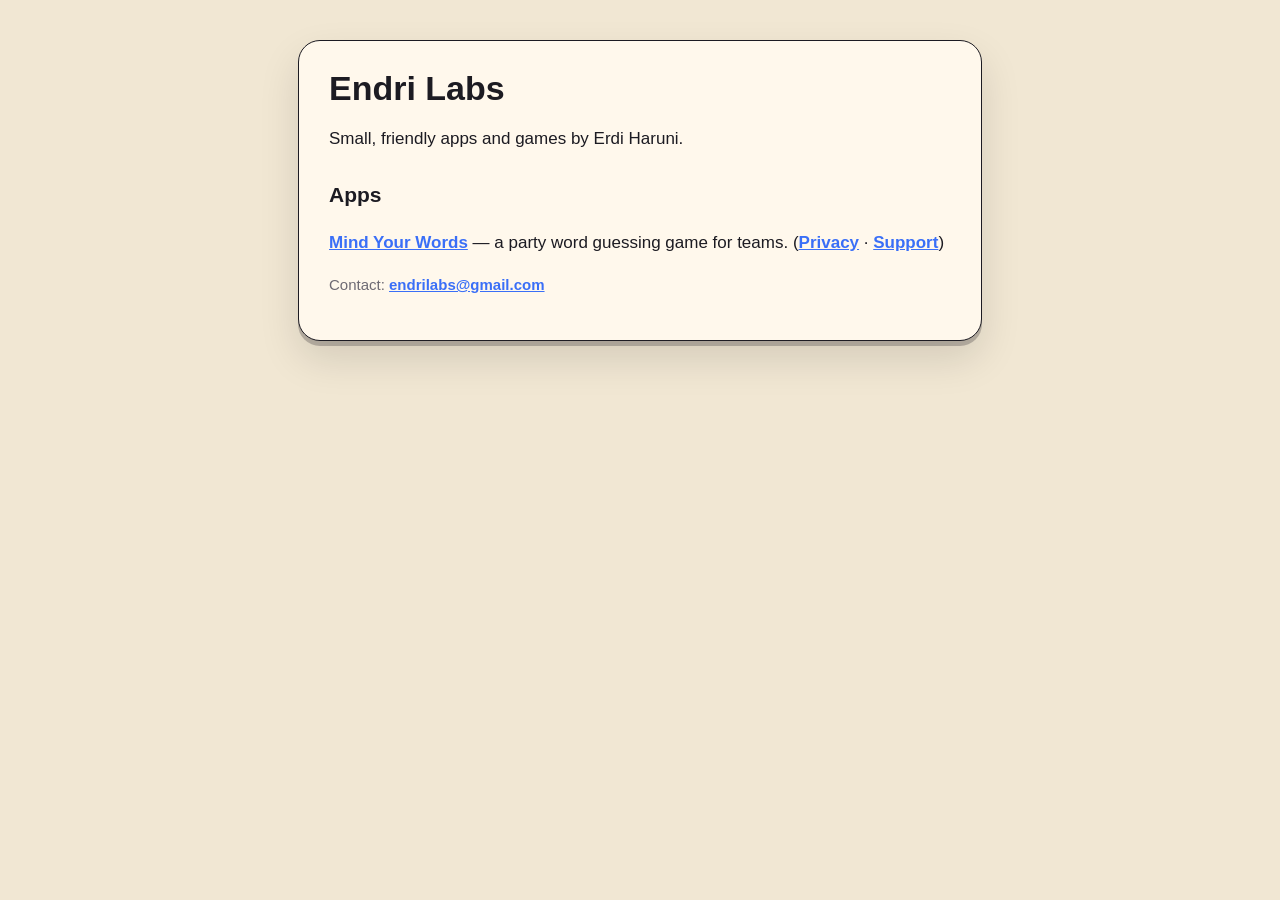
<file: index.html>
<!doctype html>
<html lang="en"><head><meta charset="utf-8"><meta name="viewport" content="width=device-width,initial-scale=1">
<title>Endri Labs</title><link rel="stylesheet" href="style.css"></head>
<body><main>
<div class="card">
<h1>Endri Labs</h1>
<p>Small, friendly apps and games by Erdi Haruni.</p>
<h2>Apps</h2>
<p><a href="mindyourwords/">Mind Your Words</a> — a party word guessing game for teams.
 (<a href="mindyourwords/privacy.html">Privacy</a> · <a href="mindyourwords/support.html">Support</a>)</p>
<p class="muted">Contact: <a href="mailto:endrilabs@gmail.com">endrilabs@gmail.com</a></p>
</div>
</main></body></html>
</file>
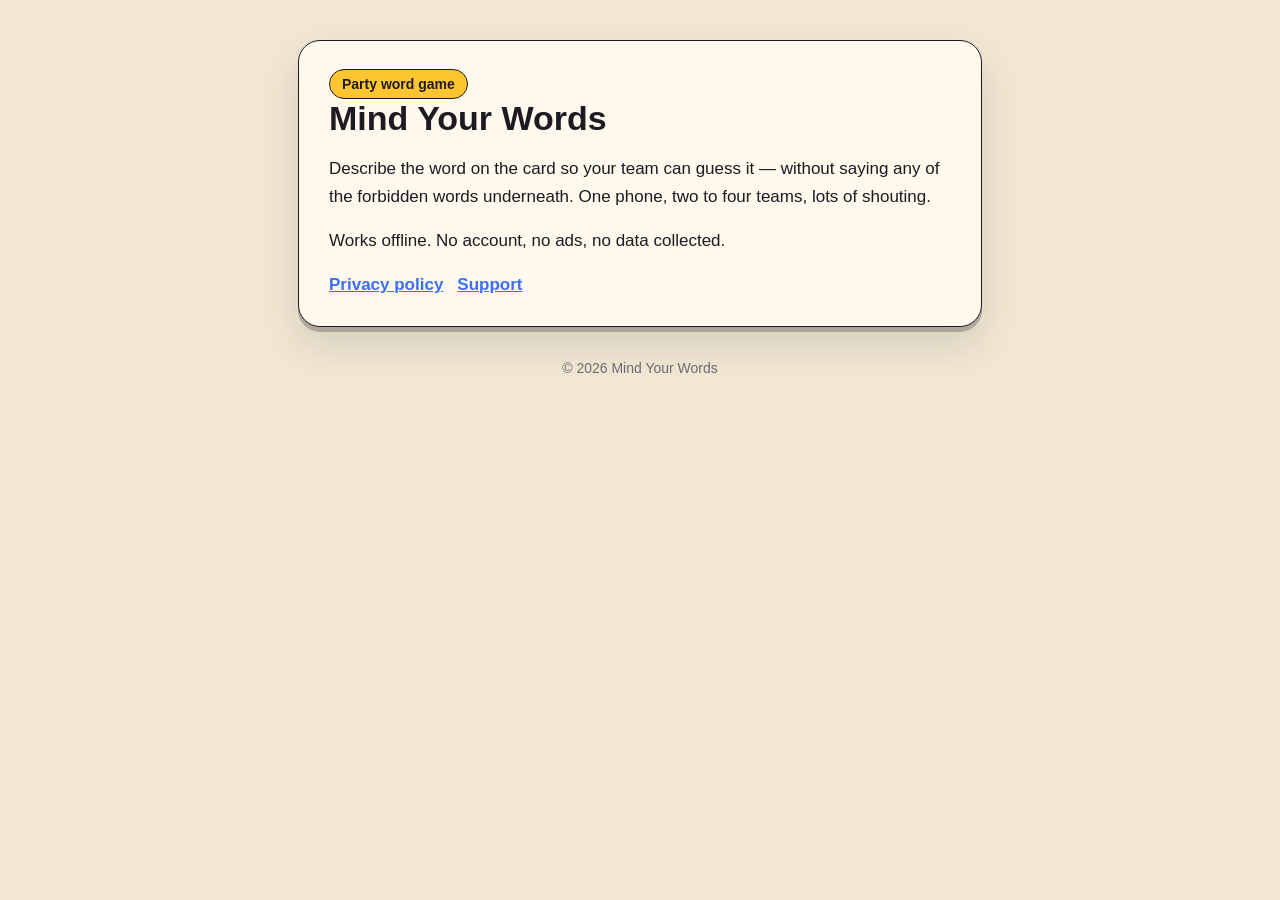
<file: mindyourwords/index.html>
<!doctype html>
<html lang="en"><head><meta charset="utf-8"><meta name="viewport" content="width=device-width,initial-scale=1">
<title>Mind Your Words — party word game</title><link rel="stylesheet" href="style.css"></head>
<body><main>
<div class="card">
<span class="badge">Party word game</span>
<h1>Mind Your Words</h1>
<p>Describe the word on the card so your team can guess it — without saying any of the forbidden words underneath. One phone, two to four teams, lots of shouting.</p>
<p>Works offline. No account, no ads, no data collected.</p>
<nav><a href="privacy.html">Privacy policy</a><a href="support.html">Support</a></nav>
</div>
<footer>© 2026 Mind Your Words</footer>
</main></body></html>
</file>
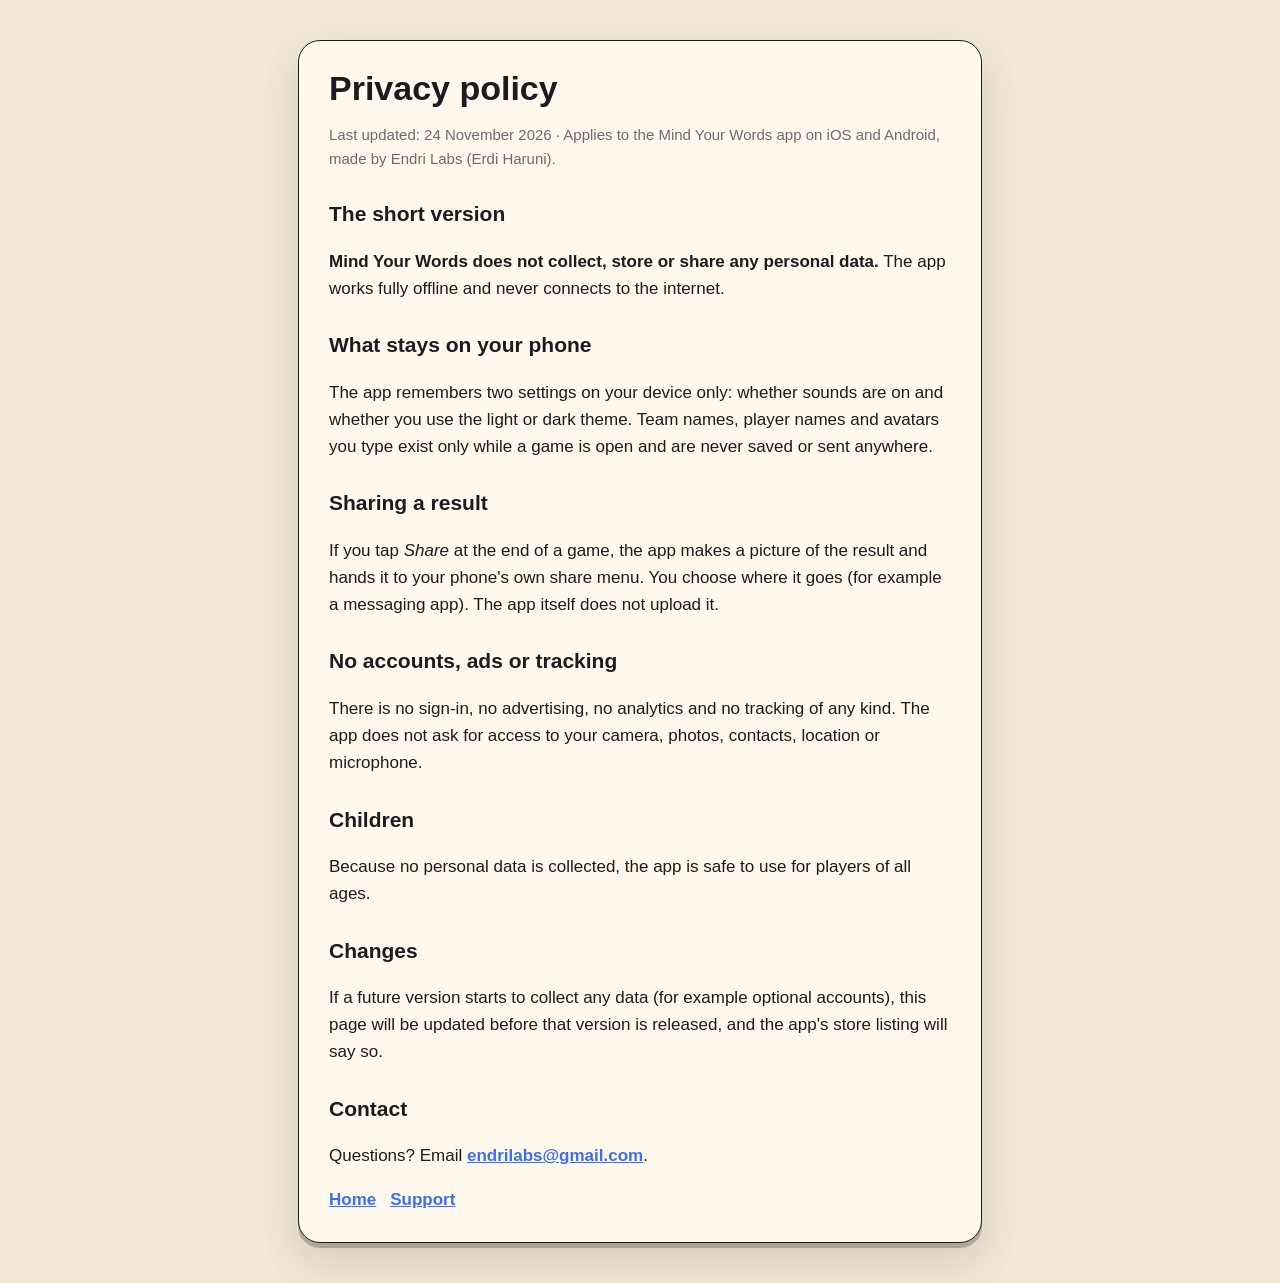
<file: mindyourwords/privacy.html>
<!doctype html>
<html lang="en"><head><meta charset="utf-8"><meta name="viewport" content="width=device-width,initial-scale=1">
<title>Privacy policy — Mind Your Words</title><link rel="stylesheet" href="style.css"></head>
<body><main>
<div class="card">
<h1>Privacy policy</h1>
<p class="muted">Last updated: 24 November 2026 · Applies to the Mind Your Words app on iOS and Android, made by Endri Labs (Erdi Haruni).</p>

<h2>The short version</h2>
<p><strong>Mind Your Words does not collect, store or share any personal data.</strong> The app works fully offline and never connects to the internet.</p>

<h2>What stays on your phone</h2>
<p>The app remembers two settings on your device only: whether sounds are on and whether you use the light or dark theme. Team names, player names and avatars you type exist only while a game is open and are never saved or sent anywhere.</p>

<h2>Sharing a result</h2>
<p>If you tap <em>Share</em> at the end of a game, the app makes a picture of the result and hands it to your phone's own share menu. You choose where it goes (for example a messaging app). The app itself does not upload it.</p>

<h2>No accounts, ads or tracking</h2>
<p>There is no sign-in, no advertising, no analytics and no tracking of any kind. The app does not ask for access to your camera, photos, contacts, location or microphone.</p>

<h2>Children</h2>
<p>Because no personal data is collected, the app is safe to use for players of all ages.</p>

<h2>Changes</h2>
<p>If a future version starts to collect any data (for example optional accounts), this page will be updated before that version is released, and the app's store listing will say so.</p>

<h2>Contact</h2>
<p>Questions? Email <a href="mailto:endrilabs@gmail.com">endrilabs@gmail.com</a>.</p>
<nav><a href="index.html">Home</a><a href="support.html">Support</a></nav>
</div>
</main></body></html>
</file>
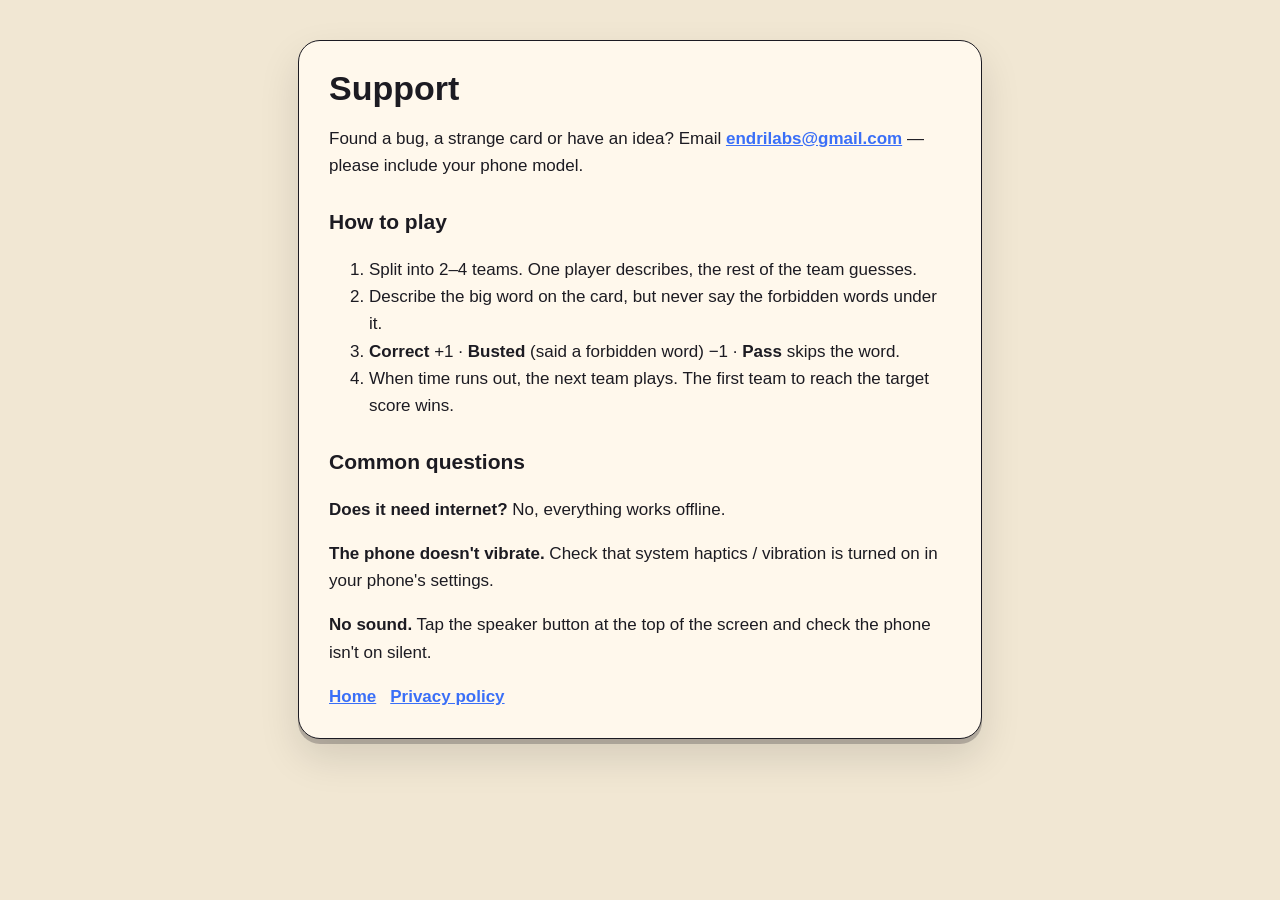
<file: mindyourwords/support.html>
<!doctype html>
<html lang="en"><head><meta charset="utf-8"><meta name="viewport" content="width=device-width,initial-scale=1">
<title>Support — Mind Your Words</title><link rel="stylesheet" href="style.css"></head>
<body><main>
<div class="card">
<h1>Support</h1>
<p>Found a bug, a strange card or have an idea? Email <a href="mailto:endrilabs@gmail.com">endrilabs@gmail.com</a> — please include your phone model.</p>

<h2>How to play</h2>
<ol>
<li>Split into 2–4 teams. One player describes, the rest of the team guesses.</li>
<li>Describe the big word on the card, but never say the forbidden words under it.</li>
<li><strong>Correct</strong> +1 · <strong>Busted</strong> (said a forbidden word) −1 · <strong>Pass</strong> skips the word.</li>
<li>When time runs out, the next team plays. The first team to reach the target score wins.</li>
</ol>

<h2>Common questions</h2>
<p><strong>Does it need internet?</strong> No, everything works offline.</p>
<p><strong>The phone doesn't vibrate.</strong> Check that system haptics / vibration is turned on in your phone's settings.</p>
<p><strong>No sound.</strong> Tap the speaker button at the top of the screen and check the phone isn't on silent.</p>
<nav><a href="index.html">Home</a><a href="privacy.html">Privacy policy</a></nav>
</div>
</main></body></html>
</file>
<file: style.css>
:root{--ink:#1C1B22;--card:#FFF8EC;--table:#F1E7D3;--yellow:#FFC531;--muted:#6E6A73;--blue:#3A6FF7}
@media (prefers-color-scheme:dark){:root{--table:#1A1C27}}
*{box-sizing:border-box}
body{margin:0;background:var(--table);font:17px/1.6 -apple-system,BlinkMacSystemFont,"Segoe UI",Roboto,sans-serif;color:var(--ink)}
main{max-width:720px;margin:40px auto;padding:0 18px}
.card{background:var(--card);border:1.5px solid var(--ink);border-radius:22px;box-shadow:0 5px 0 rgba(28,27,34,.25),0 18px 40px rgba(0,0,0,.12);padding:28px 30px;margin-bottom:22px}
h1{font-size:34px;line-height:1.15;margin:0 0 6px}
h2{font-size:21px;margin:26px 0 6px}
.badge{display:inline-block;background:var(--yellow);border:1.5px solid var(--ink);border-radius:999px;padding:3px 12px;font-weight:800;font-size:14px}
.muted{color:var(--muted);font-size:15px}
a{color:var(--blue);font-weight:700}
nav a{margin-right:14px}
footer{text-align:center;color:var(--muted);font-size:14px;margin:30px 0}
@media (prefers-color-scheme:dark){footer,nav a{color:#C9CEDF}}
</file>
<file: mindyourwords/style.css>
:root{--ink:#1C1B22;--card:#FFF8EC;--table:#F1E7D3;--yellow:#FFC531;--muted:#6E6A73;--blue:#3A6FF7}
@media (prefers-color-scheme:dark){:root{--table:#1A1C27}}
*{box-sizing:border-box}
body{margin:0;background:var(--table);font:17px/1.6 -apple-system,BlinkMacSystemFont,"Segoe UI",Roboto,sans-serif;color:var(--ink)}
main{max-width:720px;margin:40px auto;padding:0 18px}
.card{background:var(--card);border:1.5px solid var(--ink);border-radius:22px;box-shadow:0 5px 0 rgba(28,27,34,.25),0 18px 40px rgba(0,0,0,.12);padding:28px 30px;margin-bottom:22px}
h1{font-size:34px;line-height:1.15;margin:0 0 6px}
h2{font-size:21px;margin:26px 0 6px}
.badge{display:inline-block;background:var(--yellow);border:1.5px solid var(--ink);border-radius:999px;padding:3px 12px;font-weight:800;font-size:14px}
.muted{color:var(--muted);font-size:15px}
a{color:var(--blue);font-weight:700}
nav a{margin-right:14px}
footer{text-align:center;color:var(--muted);font-size:14px;margin:30px 0}
@media (prefers-color-scheme:dark){footer,nav a{color:#C9CEDF}}
</file>
